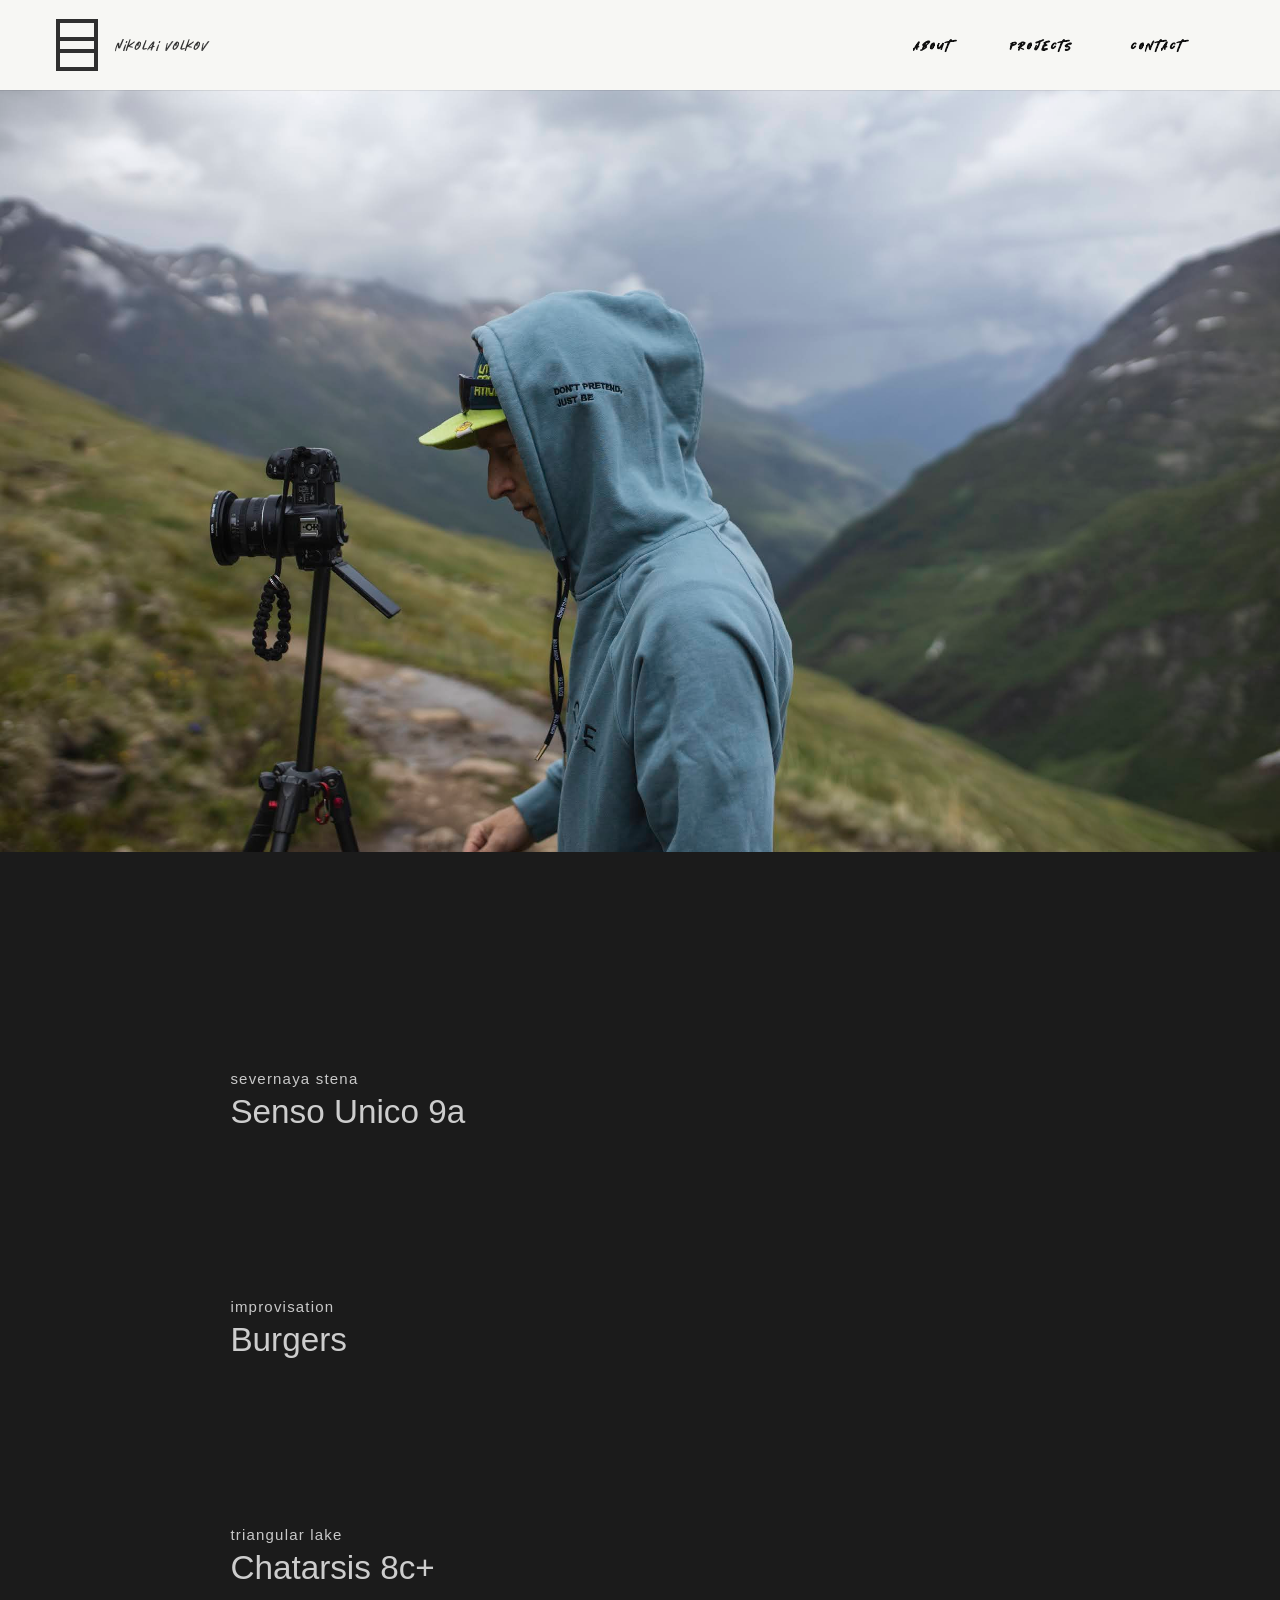
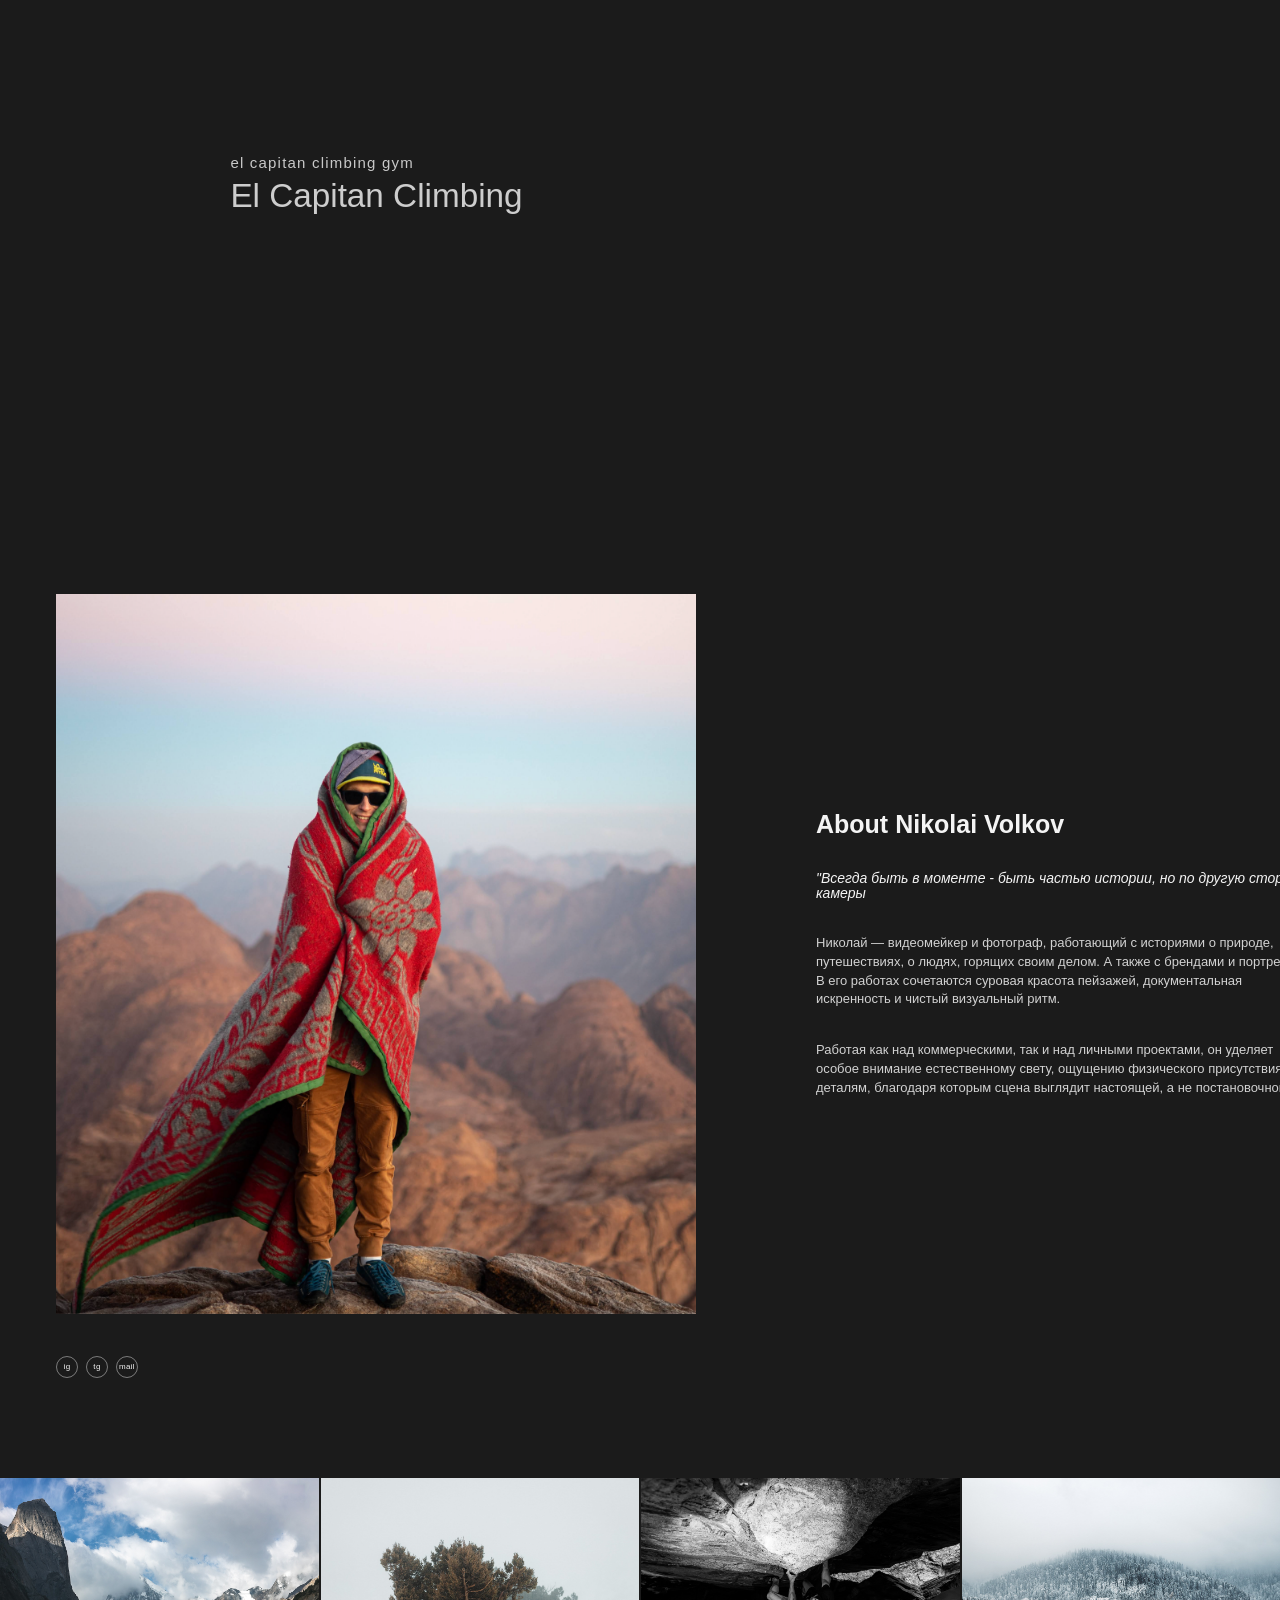
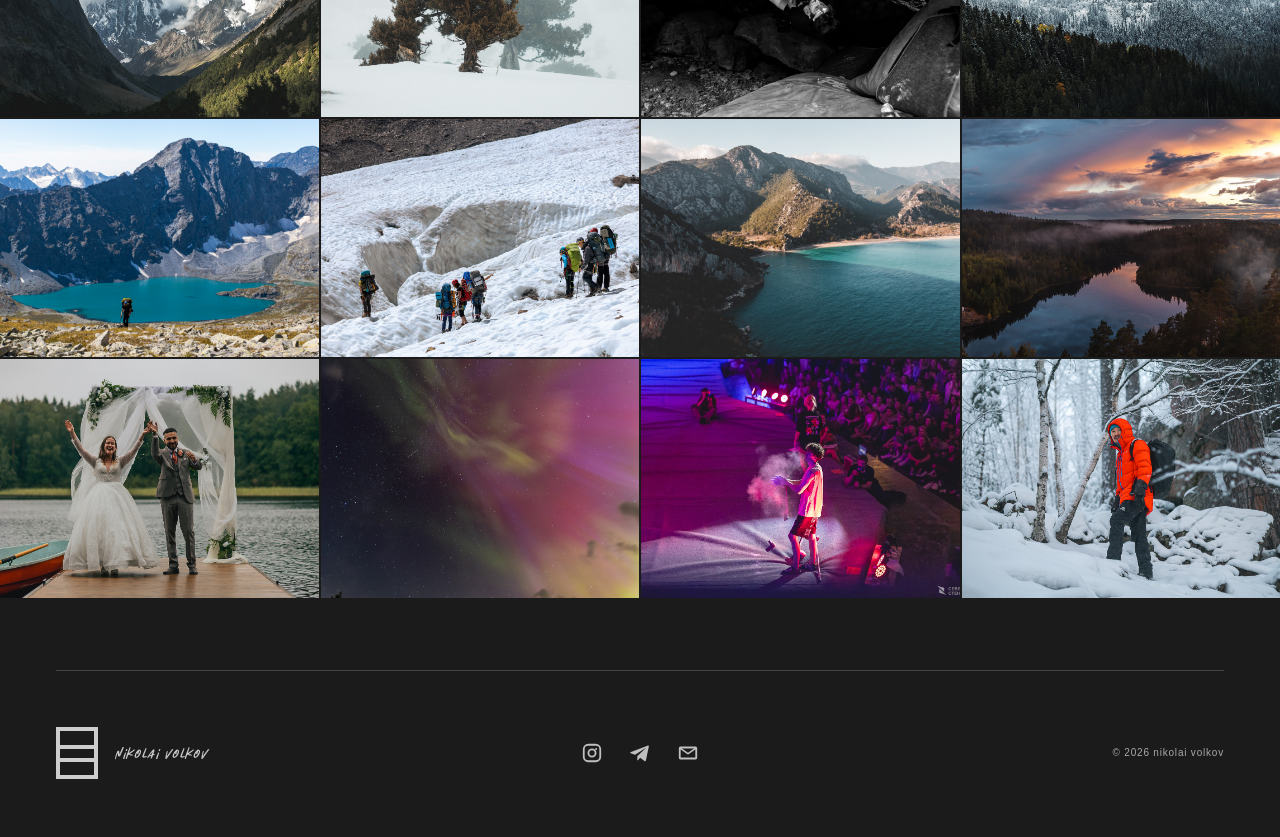
<file: index.html>
<!DOCTYPE html>
<html lang="ru">
<head>
  <meta charset="UTF-8">
  <meta name="viewport" content="width=device-width, initial-scale=1.0">
  <title>Nikolai Volkov Portfolio</title>
  <link rel="stylesheet" href="style.css">
</head>
<body class="index">
  <!--
    Шапка главной страницы.
    Здесь находится имя автора, которое работает как ссылка на текущую страницу,
    и простая навигация по основным секциям главной.
  -->
  <header class="site-header">
    <a class="brand" href="index.html">nikolai volkov</a>
    <nav class="site-nav" aria-label=" навигация">
      <a href="#about">about</a>
      <a href="#projects">projects</a>
      <a href="#contact">contact</a>
    </nav>
  </header>

  <!--
    Основной контент страницы.
    Эта страница повторяет композицию Portfolio 1 из макета Figma:
    большой вводный кадр, список проектов, блок about и нижняя сетка.
  -->
  <main class="page">
    <!--
      Верхний hero-блок.
    -->
    <section class="home-hero" aria-label="Главный кадр">
      <img src="images/hero.jpg" alt="Главный кадр портфолио">
    </section>

    <!--
      Секция с проектами.
      Каждая карточка здесь играет роль превью проекта и ведёт на общий шаблон project-page.html
      с нужным id проекта в адресе.
    -->
    <section id="projects" class="project-list" aria-label="Список проектов" data-projects-scroll>
      <div class="project-backdrops" aria-hidden="true" data-project-backdrops></div>
    </section>

    <!--
      Блок about.
    -->
    <section id="about" class="about-preview">
      <div class="about-preview__media">
        <img src="images/about.png" alt="Портрет Николая Волкова">
      </div>

      <div class="about-preview__copy">
        <p class="about-label">About Nikolai Volkov</p>
        <p class="about-quote">
          "Всегда быть в моменте - быть частью истории, но по другую сторону камеры
        </p>
        <p class="about-text">
          Николай — видеомейкер и фотограф, работающий с историями о природе,
          путешествиях, о людях, горящих своим делом. А также с брендами и портретами.
          В его работах сочетаются суровая красота пейзажей, документальная искренность
          и чистый визуальный ритм.
        </p>
        <p class="about-text">
          Работая как над коммерческими, так и над личными проектами, он уделяет
          особое внимание естественному свету, ощущению физического присутствия
          и деталям, благодаря которым сцена выглядит настоящей, а не постановочной.
        </p>
      </div>

        <div class="social-links" aria-label="Социальные ссылки">
          <a href="https://www.instagram.com/n.i.k.volkov?stkn=MWkydDV0azQ2YnQwbg%3D%3D&utm_source=qr" aria-label="Instagram">ig</a>
          <a href="https://t.me/nk_volkov" aria-label="Telegram">tg</a>
          <a href="mailto:electiomagna@gmail.com" aria-label="Email">mail</a>
        </div>
      </div>
    </section>

    <!--
      Нижняя серая сетка-плейсхолдер.
      Она повторяет декоративный блок из макета Portfolio 1.
      Сейчас внутри пустые ячейки, но позже сюда можно поставить реальные работы,
      превью кейсов или любую дополнительную галерею.
    -->
    <section class="placeholder-grid placeholder-grid--home" aria-label="Галерея-заглушка">
      <!-- Внутрь девяти ячеек подставлены случайно выбранные фото из папки photo. -->
      <div class="placeholder-card"><img src="photo/1.jpg" alt="Работа 1"></div>
      <div class="placeholder-card"><img src="photo/2.jpg" alt="Работа 2"></div>
      <div class="placeholder-card"><img src="photo/3.jpg" alt="Работа 3"></div>
      <div class="placeholder-card"><img src="photo/4.jpg" alt="Работа 4"></div>
      <div class="placeholder-card"><img src="photo/5.jpg" alt="Работа 5"></div>
      <div class="placeholder-card"><img src="photo/6.jpg" alt="Работа 6"></div>
      <div class="placeholder-card"><img src="photo/7.jpg" alt="Работа 7"></div>
      <div class="placeholder-card"><img src="photo/8.jpg" alt="Работа 8"></div>
      <div class="placeholder-card"><img src="photo/9.jpg" alt="Работа 9"></div>
      <div class="placeholder-card"><img src="photo/10.jpg" alt="Работа 10"></div>
      <div class="placeholder-card"><img src="photo/11.jpg" alt="Работа 11"></div>
      <div class="placeholder-card"><img src="photo/12.jpg" alt="Работа 12"></div>
    </section>
  </main>

  <!--
    Футер страницы.
    Внизу дублируются контакты, чтобы до них было легко добраться в конце страницы.
  -->
  <footer id="contact" class="site-footer">
    <a class="footer-brand" href="index.html">nikolai volkov</a>
    <nav class="footer-links" aria-label="Контакты">
      <a href="https://www.instagram.com/n.i.k.volkov?stkn=MWkydDV0azQ2YnQwbg%3D%3D&utm_source=qr" aria-label="Instagram">
        <svg viewBox="0 0 24 24" aria-hidden="true">
          <path d="M7.8 2h8.4A5.8 5.8 0 0 1 22 7.8v8.4a5.8 5.8 0 0 1-5.8 5.8H7.8A5.8 5.8 0 0 1 2 16.2V7.8A5.8 5.8 0 0 1 7.8 2Zm0 2A3.8 3.8 0 0 0 4 7.8v8.4A3.8 3.8 0 0 0 7.8 20h8.4a3.8 3.8 0 0 0 3.8-3.8V7.8A3.8 3.8 0 0 0 16.2 4H7.8Zm8.7 2.5a1.1 1.1 0 1 1 0 2.2 1.1 1.1 0 0 1 0-2.2ZM12 7.1a4.9 4.9 0 1 1 0 9.8 4.9 4.9 0 0 1 0-9.8Zm0 2a2.9 2.9 0 1 0 0 5.8 2.9 2.9 0 0 0 0-5.8Z"/>
        </svg>
      </a>
      <a href="https://t.me/nk_volkov" aria-label="Telegram">
        <svg viewBox="0 0 24 24" aria-hidden="true">
          <path d="M21.8 4.2 18.5 20c-.2 1-.8 1.2-1.6.8l-4.7-3.5-2.3 2.2c-.3.3-.5.5-1 .5l.3-4.8 8.8-8c.4-.3-.1-.5-.6-.2L6.6 13.8 2 12.4c-1-.3-1-1 .2-1.5L20.1 4c.8-.3 1.6.2 1.7.2Z"/>
        </svg>
      </a>
      <a href="mailto:electiomagna@gmail.com" aria-label="Email">
        <svg viewBox="0 0 24 24" aria-hidden="true">
          <path d="M3.8 5h16.4A1.8 1.8 0 0 1 22 6.8v10.4a1.8 1.8 0 0 1-1.8 1.8H3.8A1.8 1.8 0 0 1 2 17.2V6.8A1.8 1.8 0 0 1 3.8 5Zm.2 3.2v8.6c0 .1.1.2.2.2h15.6c.1 0 .2-.1.2-.2V8.2l-7.4 5.2a1 1 0 0 1-1.2 0L4 8.2Zm1.3-1.2 6.7 4.7L18.7 7H5.3Z"/>
        </svg>
      </a>
    </nav>
    <p class="footer-copy">© 2026 nikolai volkov</p>
  </footer>

 <script src="projects-data.js"></script>
<script>
  (() => {
    const projects = document.querySelector("[data-projects-scroll]");
    if (!projects) return;

    const backdropsContainer = projects.querySelector("[data-project-backdrops]");

    // Создаём карточки проектов автоматически из projects-data.js.
    projects.insertAdjacentHTML(
      "beforeend",
      portfolioProjects
        .map(
          (project) => `
            <a class="project-card" href="project-page.html?id=${project.id}">
              <img src="${project.preview}" alt="${project.title}">
              <span class="project-card__meta">${project.meta}</span>
              <span class="project-card__title">${project.title}</span>
            </a>
          `
        )
        .join("")
    );

    // Создаём фон для каждого проекта автоматически.
    backdropsContainer.innerHTML = portfolioProjects
      .map(
        (project) =>
          `<img class="project-backdrop" src="${project.preview}" alt="">`
      )
      .join("");

    const cards = [...projects.querySelectorAll(".project-card")];
    const backdrops = [...projects.querySelectorAll(".project-backdrop")];

    let activeIndex = -1;

    const setActiveProject = (index) => {
      if (index === activeIndex) return;

      activeIndex = index;

      cards.forEach((card, cardIndex) => {
        card.classList.toggle("is-active", cardIndex === index);
      });

      backdrops.forEach((backdrop, backdropIndex) => {
        backdrop.classList.toggle("is-active", backdropIndex === index);
      });
    };

    const updateActiveProject = () => {
      const sectionRect = projects.getBoundingClientRect();
      const headerHeight =
        document.querySelector(".site-header")?.offsetHeight || 0;

      const activationLine =
        headerHeight + (window.innerHeight - headerHeight) * 0.72;

      const isInView =
        sectionRect.top <= activationLine &&
        sectionRect.bottom >= headerHeight;

      projects.classList.toggle("is-in-view", isInView);

      // Если вышли из блока проектов — убираем активный проект.
      if (!isInView) {
        setActiveProject(-1);
        return;
      }

      let nearestIndex = -1;
      let nearestDistance = Infinity;

      cards.forEach((card, index) => {
        const cardRect = card.getBoundingClientRect();
        const cardCenter = cardRect.top + cardRect.height / 2;
        const distance = Math.abs(cardCenter - activationLine);

        if (distance < nearestDistance) {
          nearestDistance = distance;
          nearestIndex = index;
        }
      });

      const firstCardRect = cards[0]?.getBoundingClientRect();

      if (firstCardRect && firstCardRect.top > activationLine) {
        nearestIndex = -1;
      }

      setActiveProject(nearestIndex);
    };

    // Наведение мыши и клавиатурный фокус.
    cards.forEach((card, index) => {
      card.addEventListener("mouseenter", () => setActiveProject(index));
      card.addEventListener("focus", () => setActiveProject(index));

      card.addEventListener("mouseleave", updateActiveProject);
      card.addEventListener("blur", updateActiveProject);
    });

    updateActiveProject();

    window.addEventListener("scroll", updateActiveProject, {
      passive: true
    });

    window.addEventListener("resize", updateActiveProject);
  })();
</script>
</body>
</html>
</file>
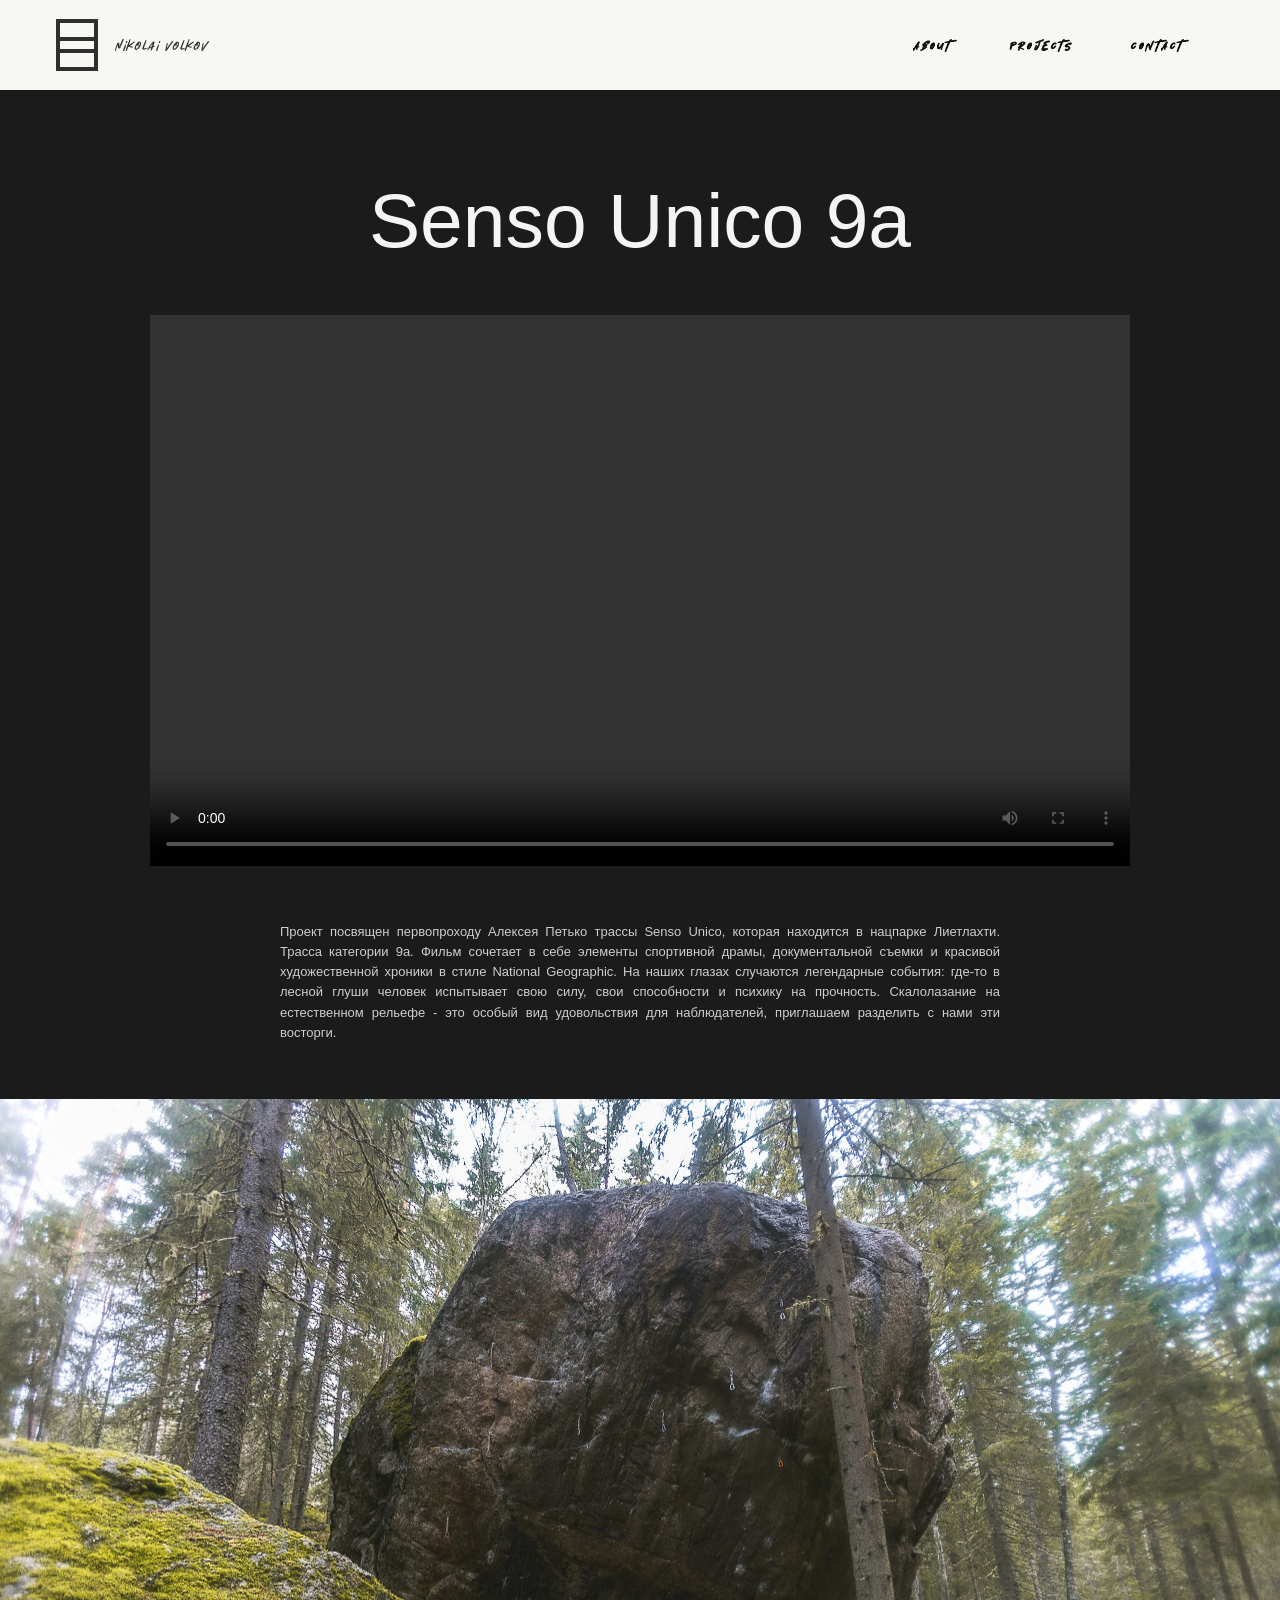
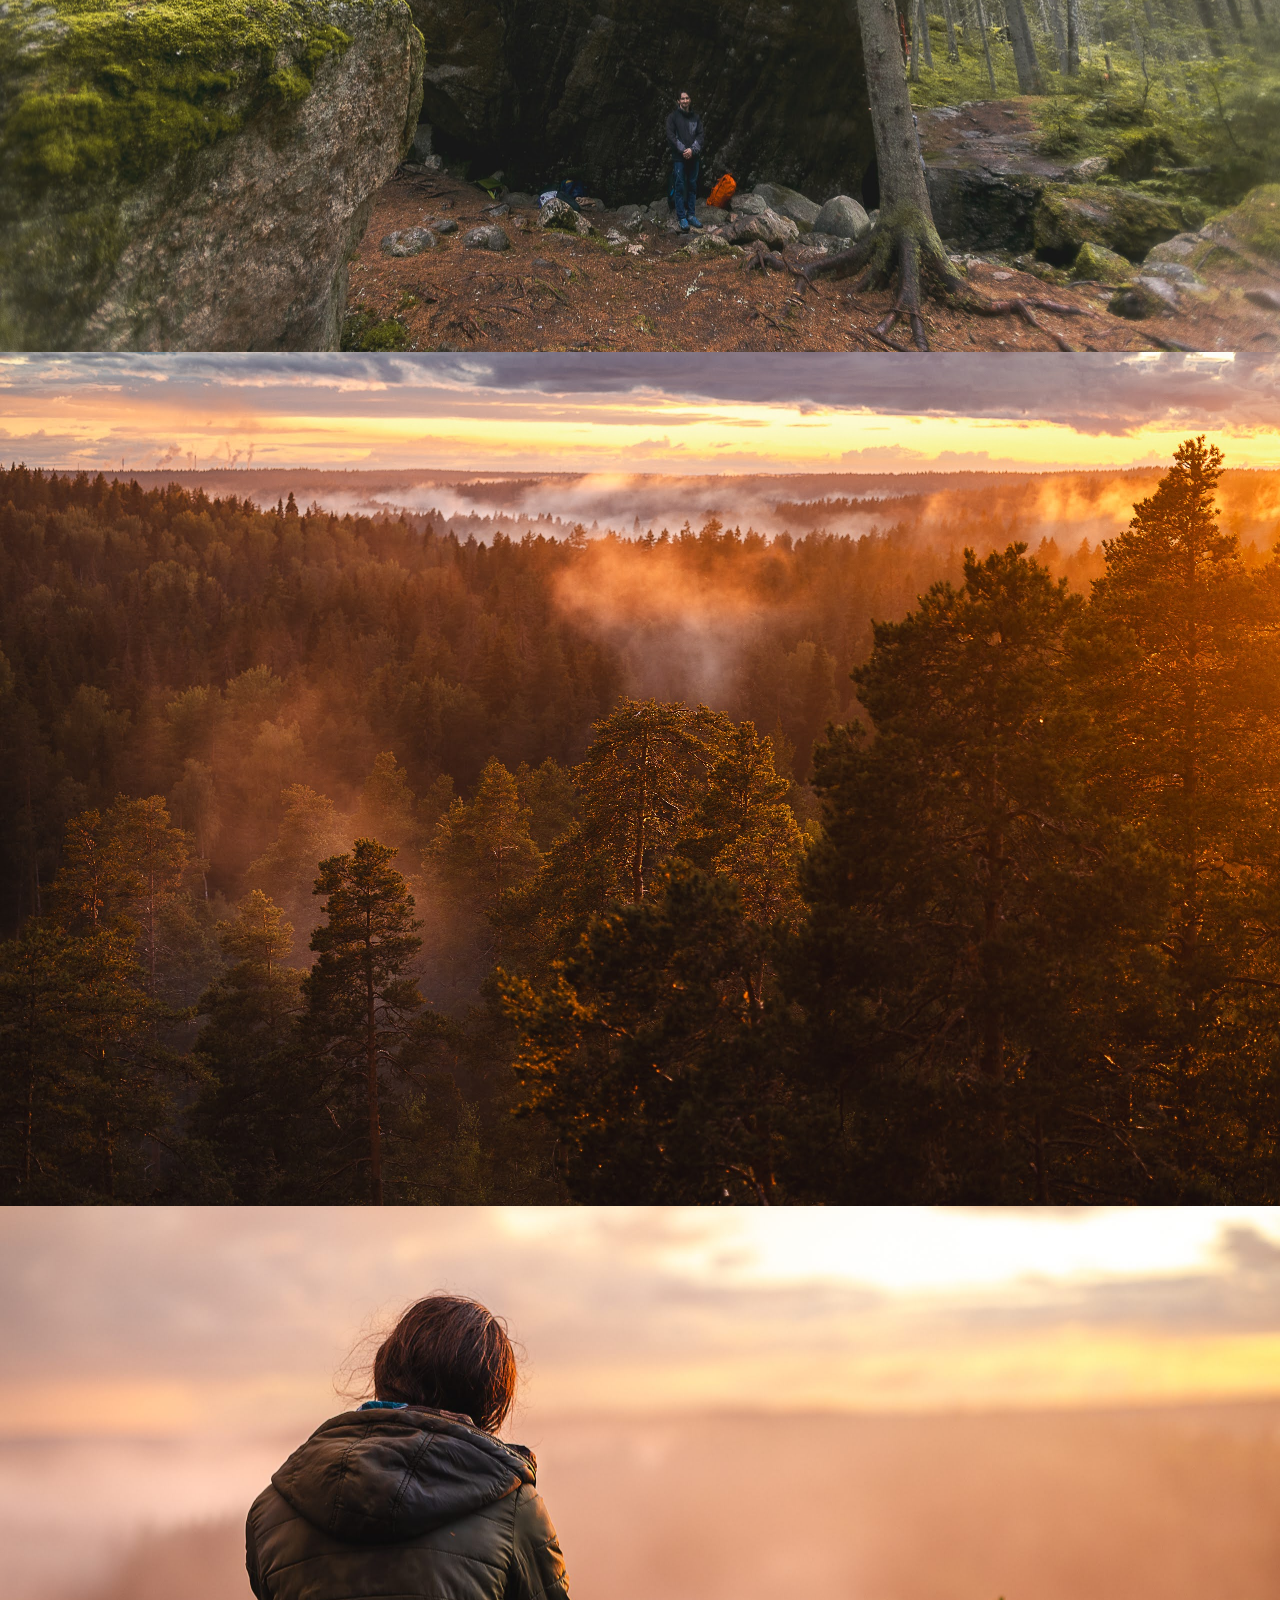
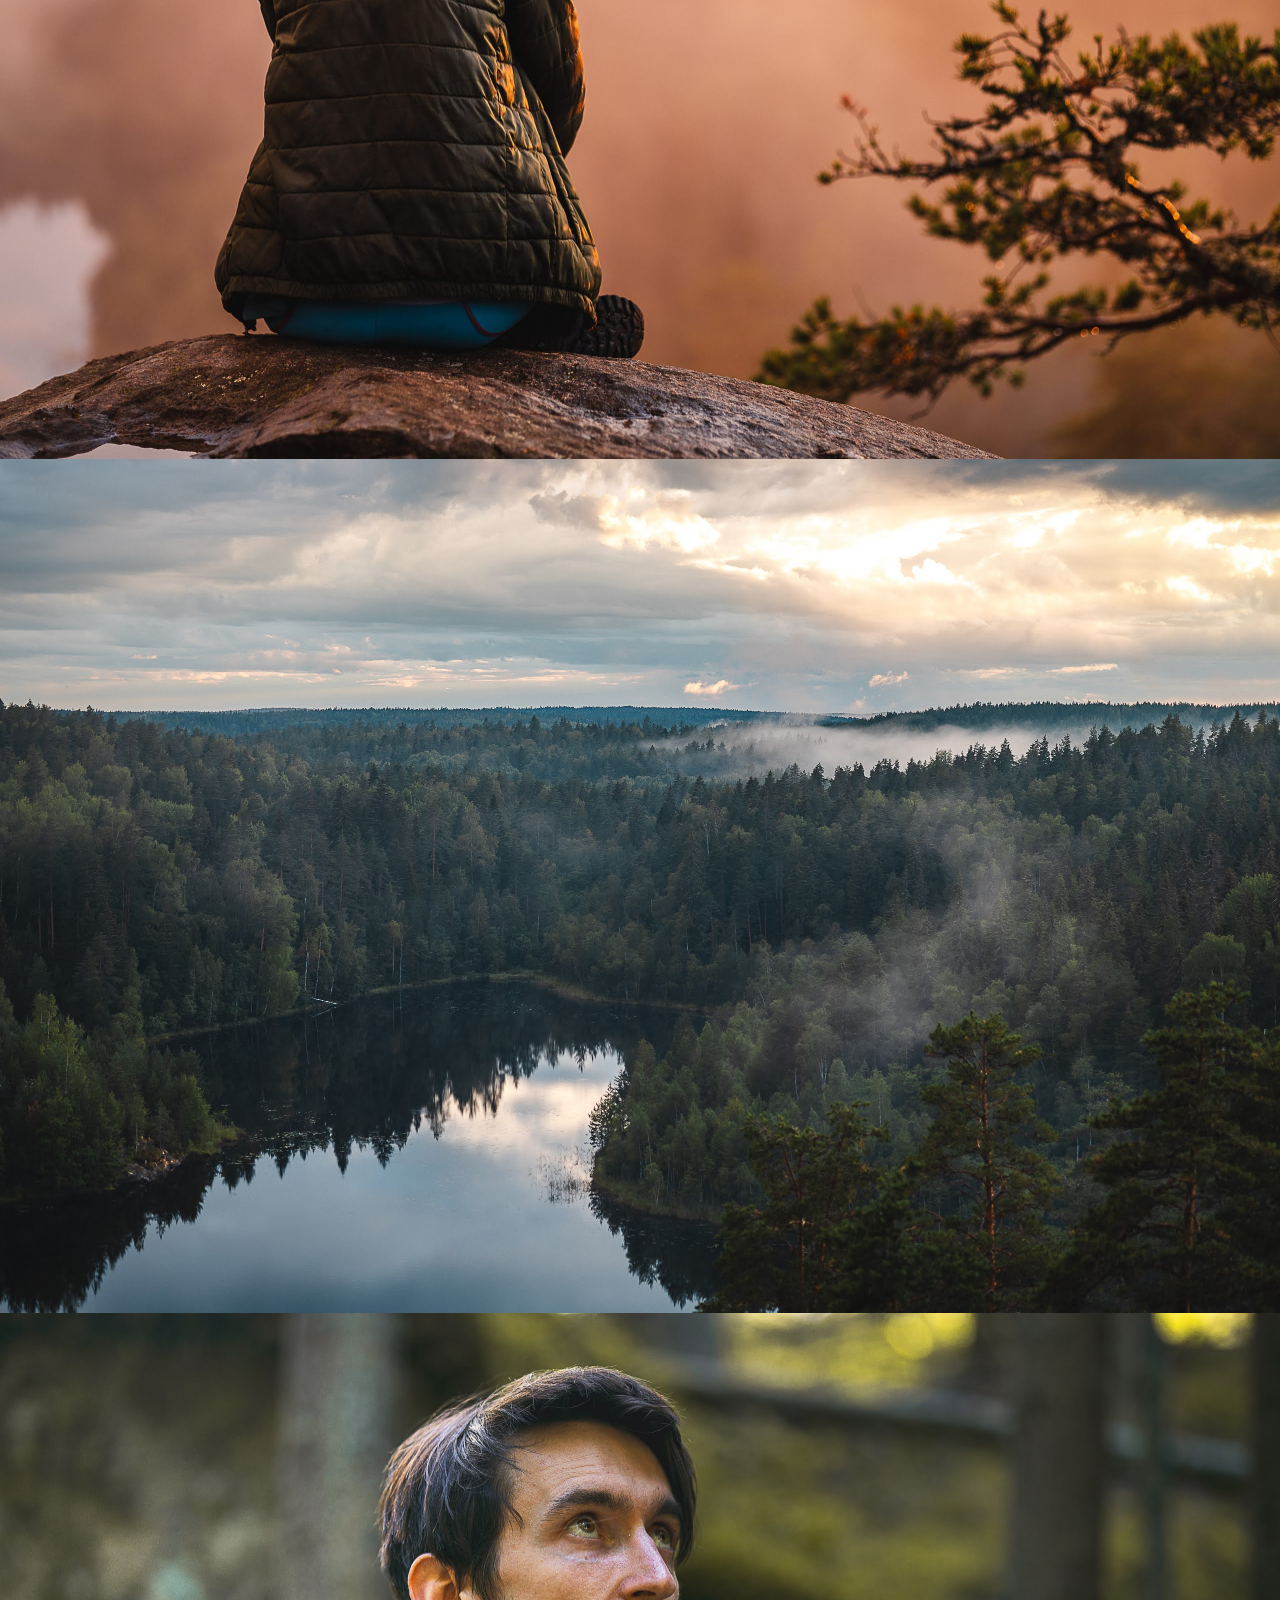
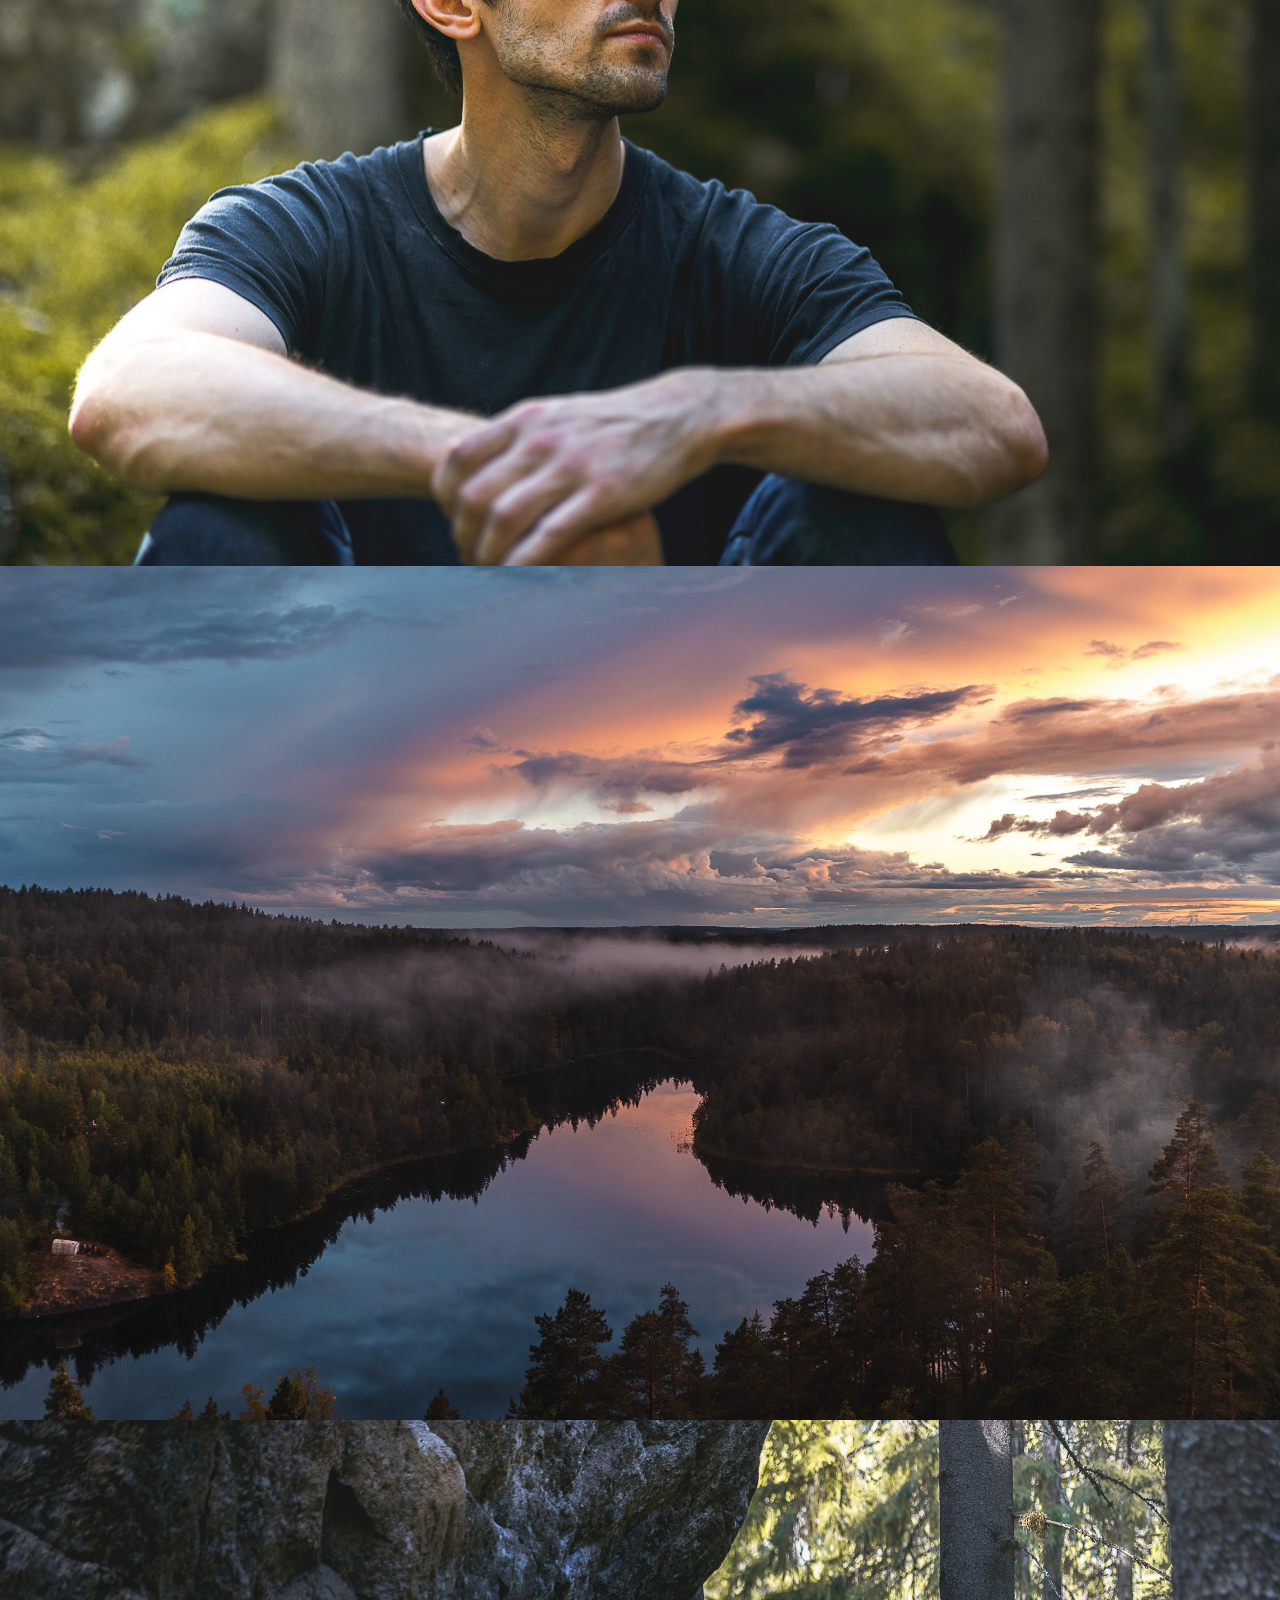
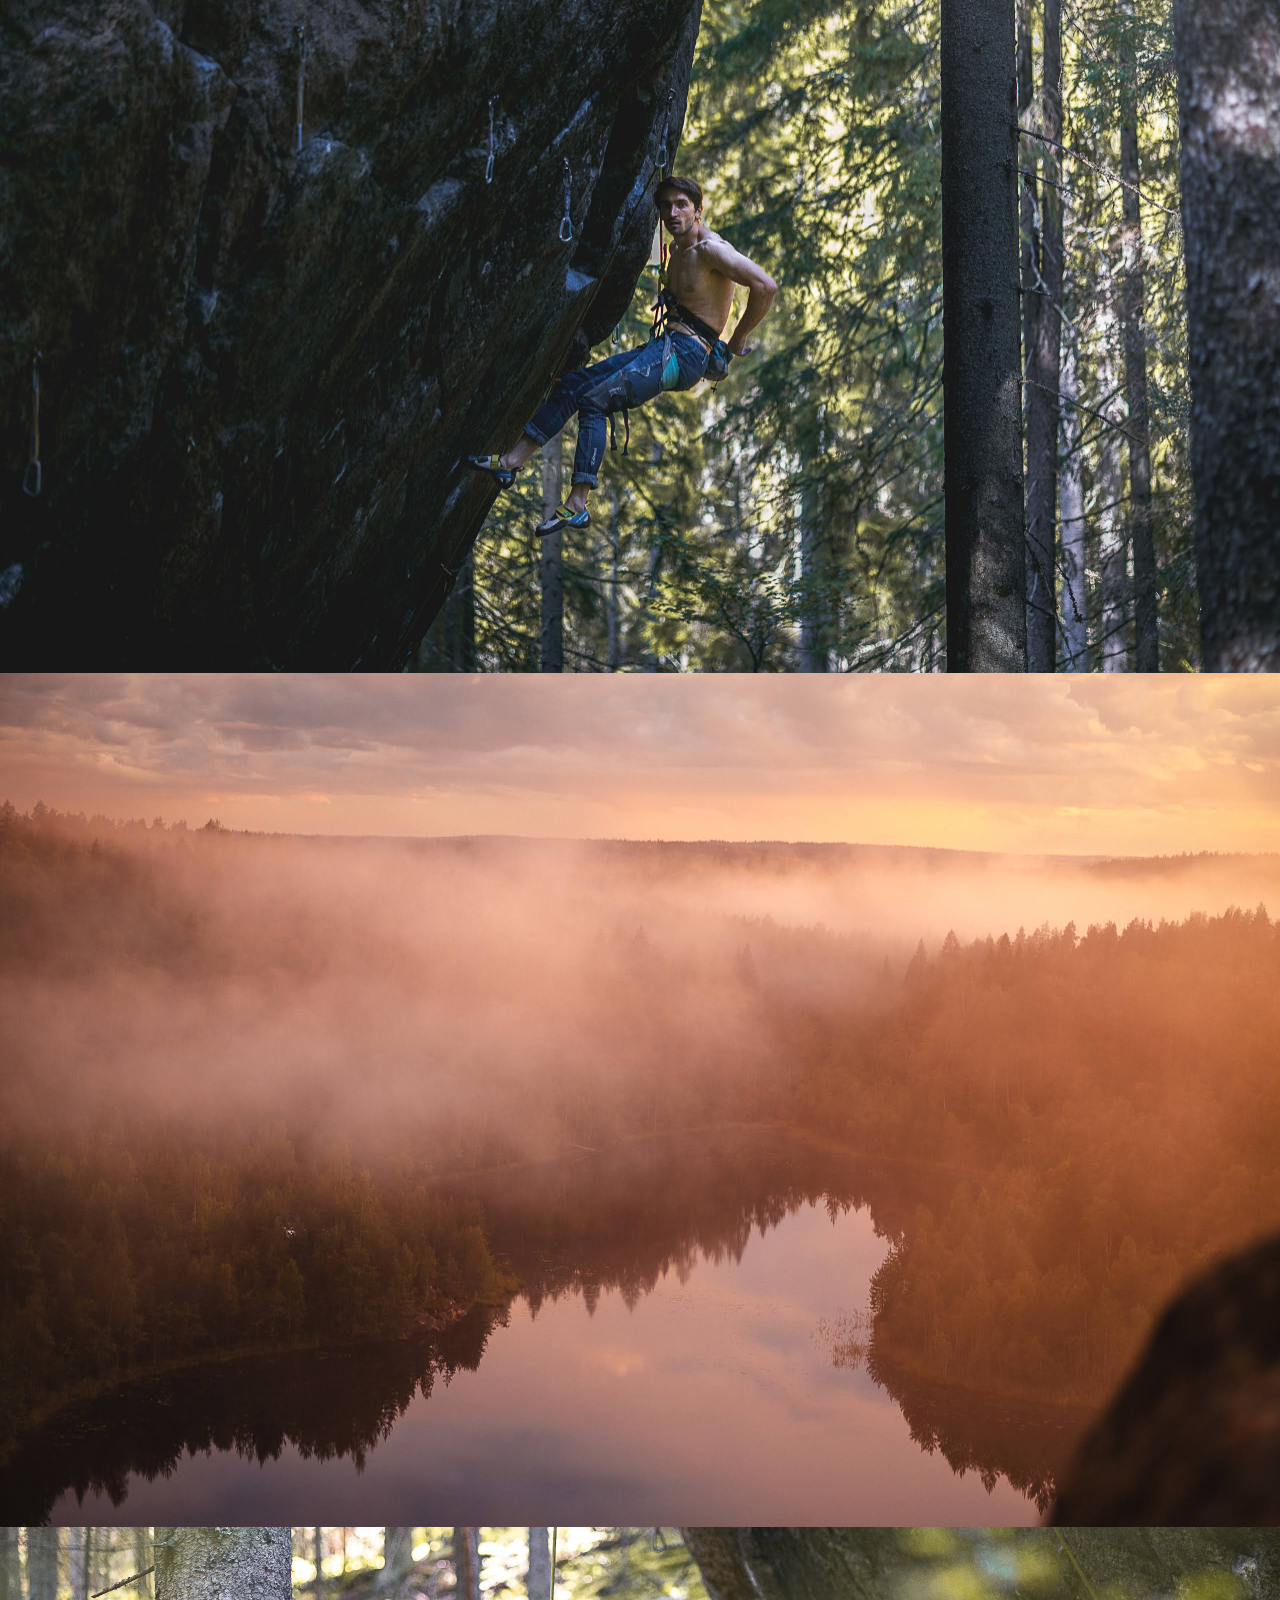
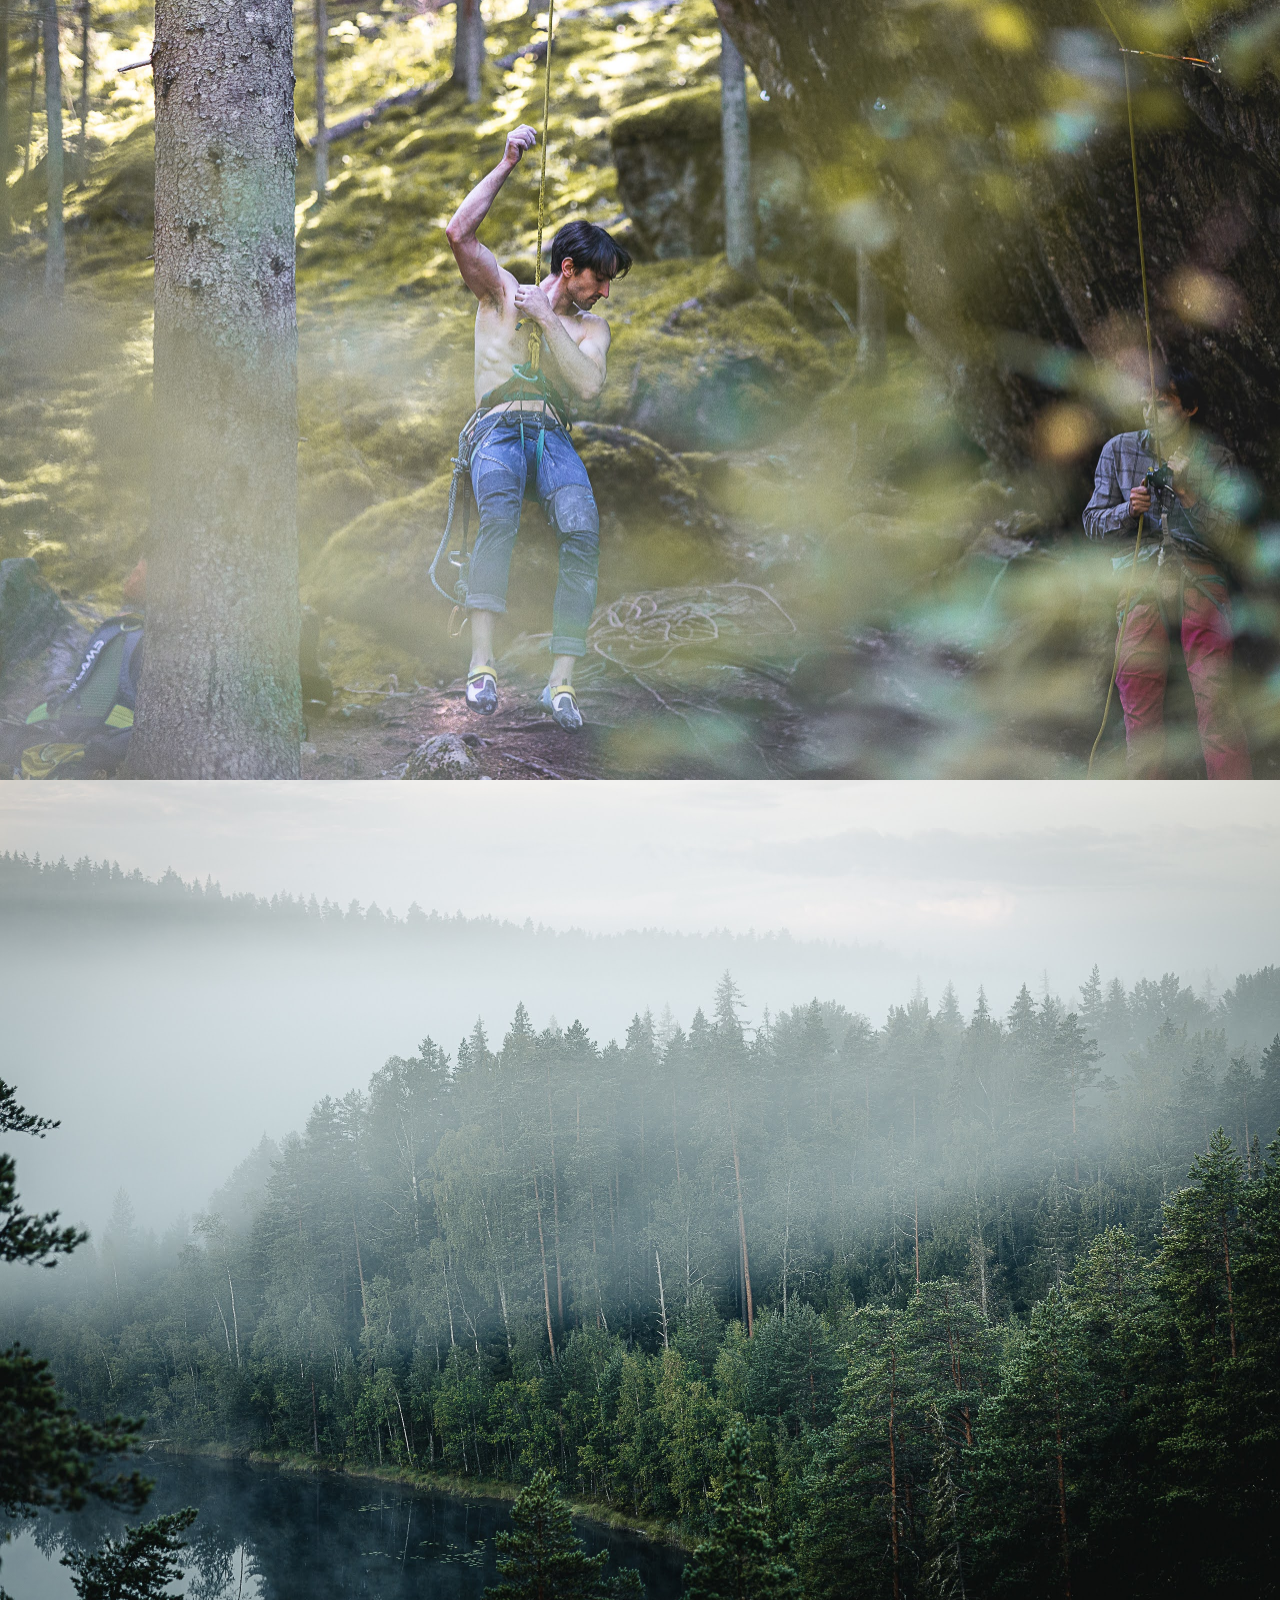
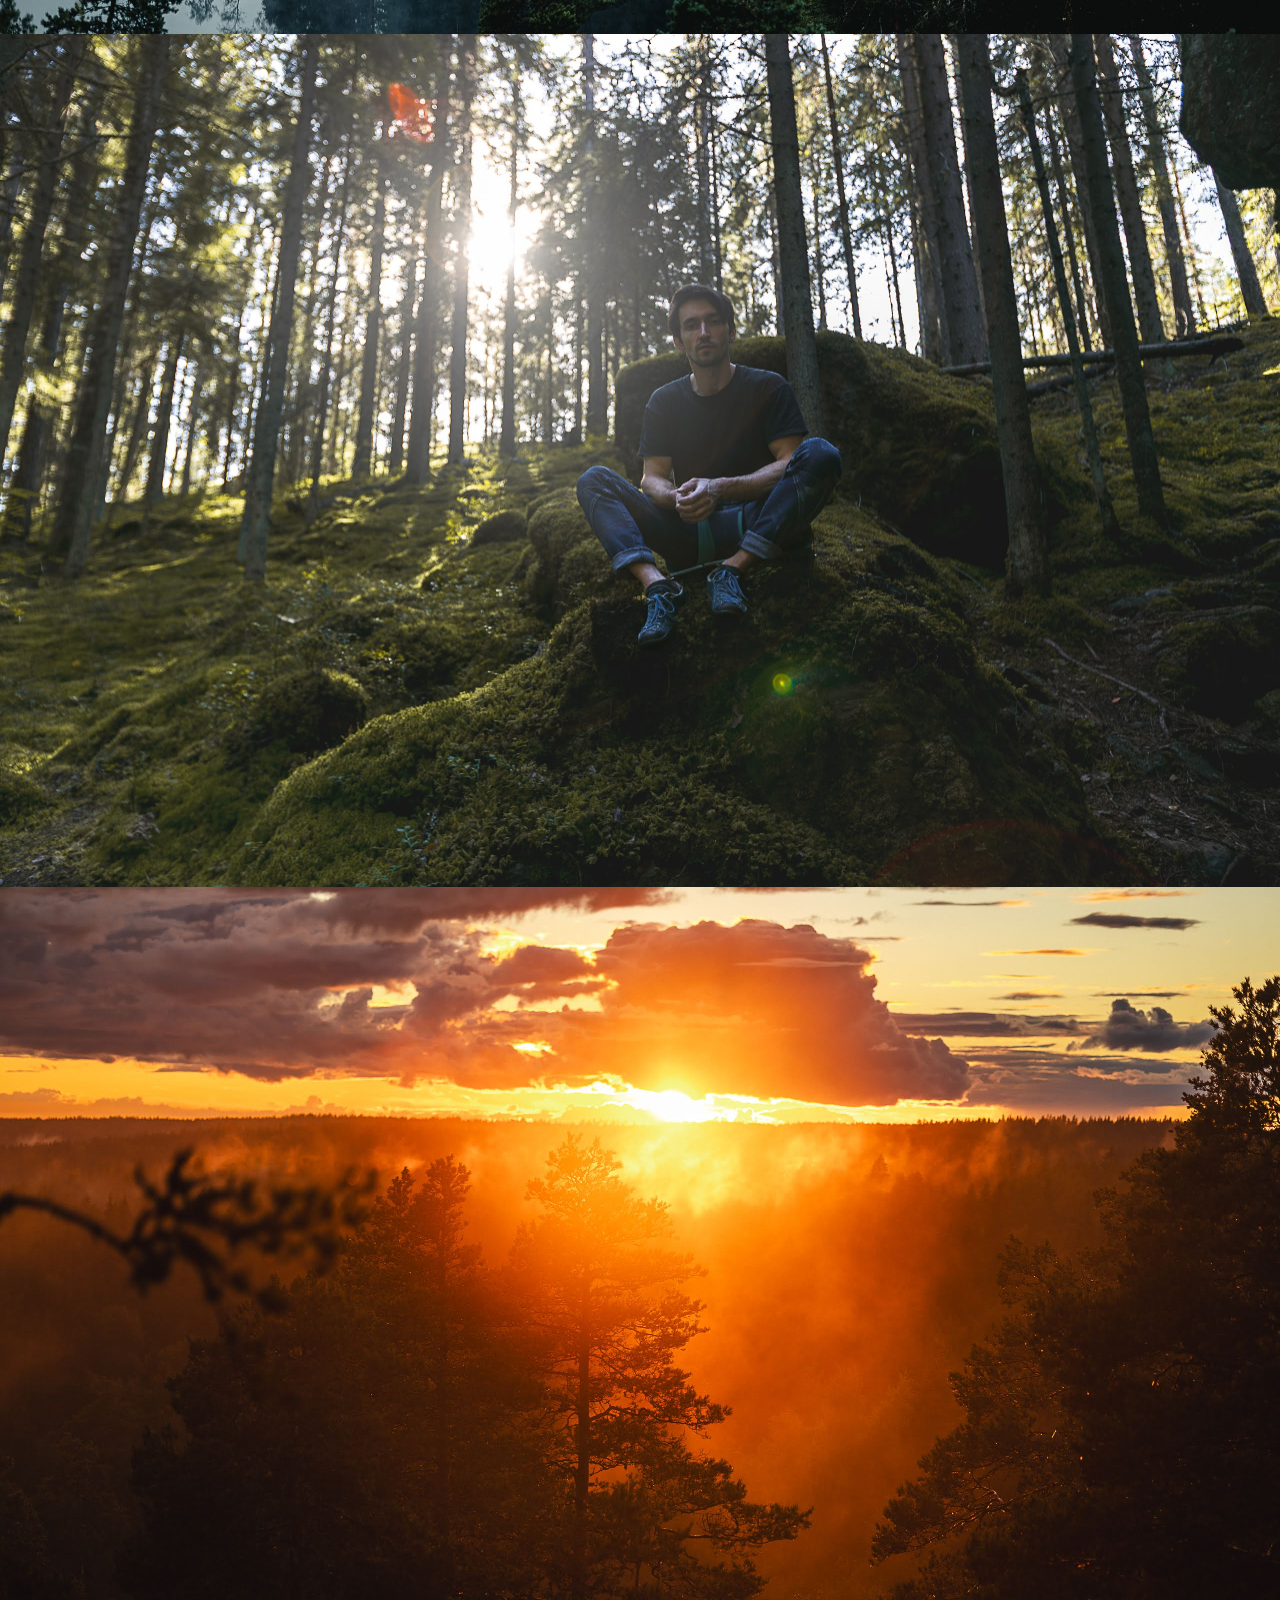
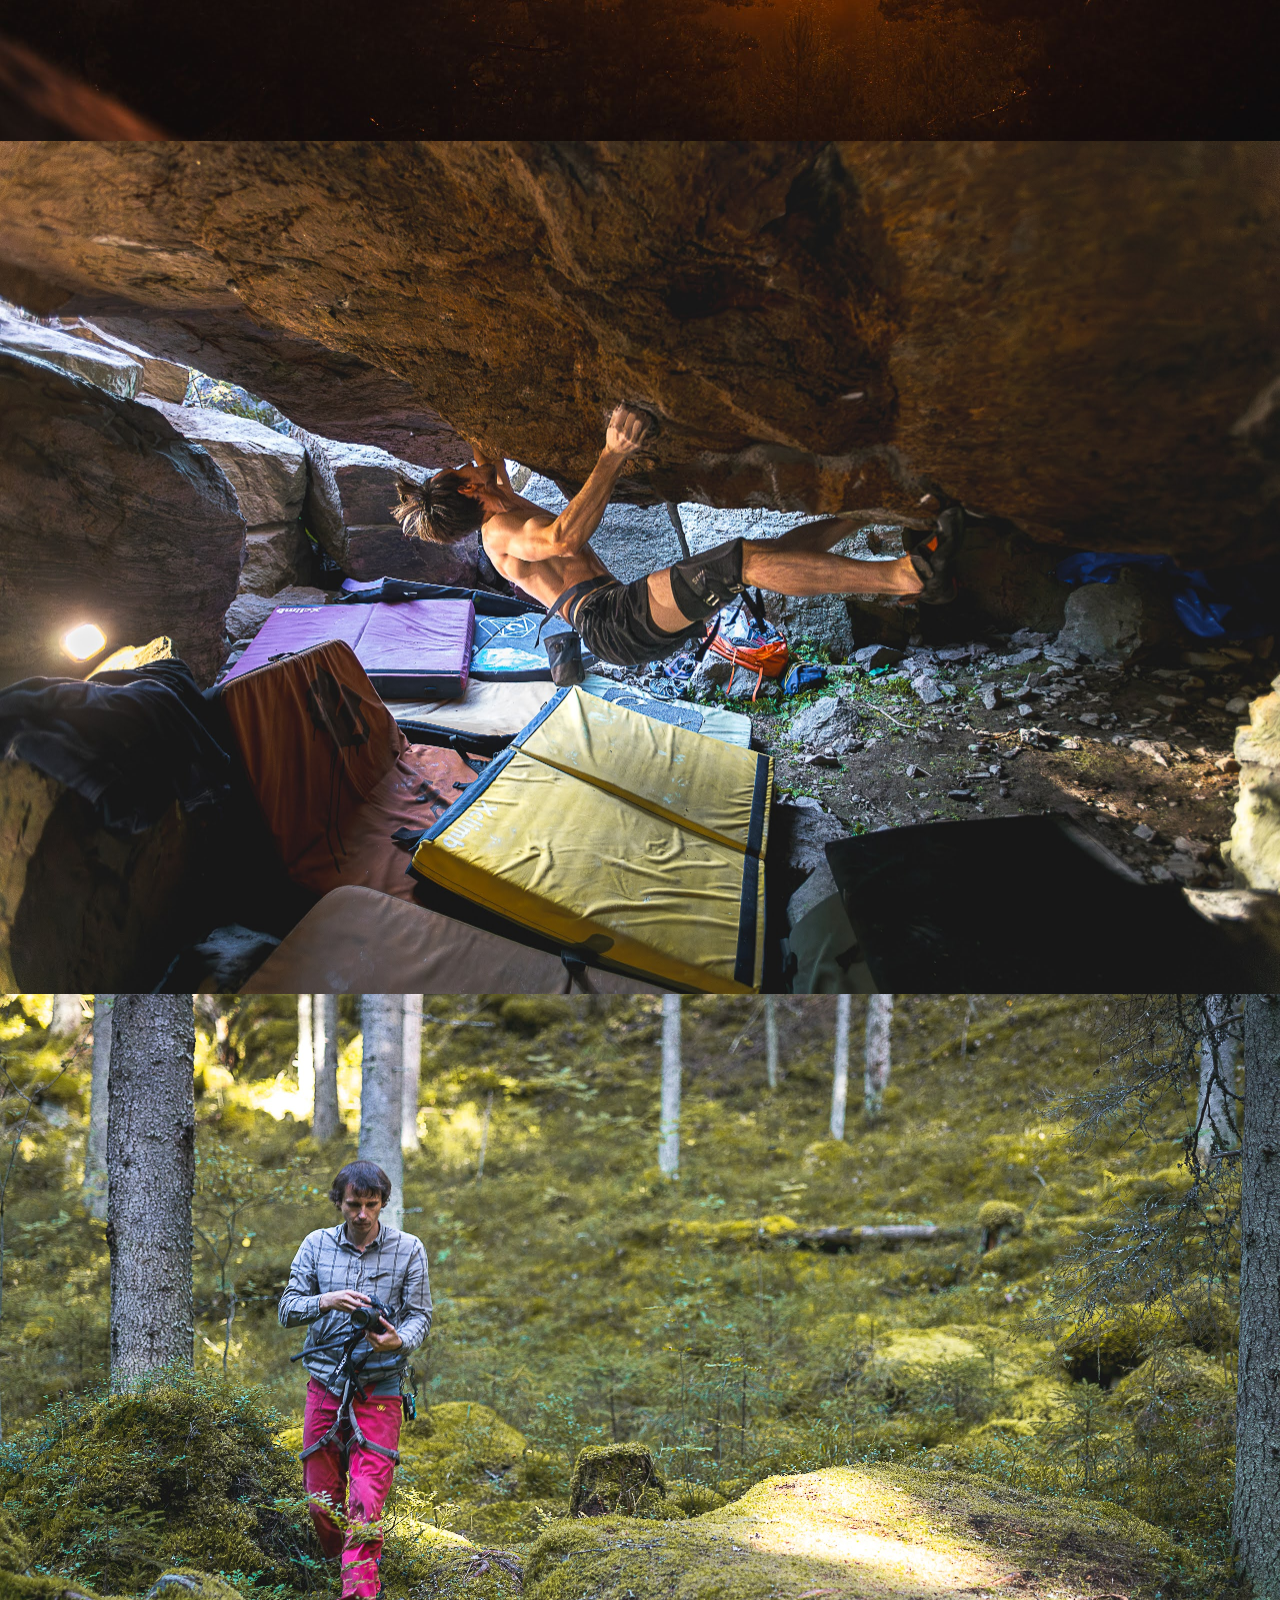
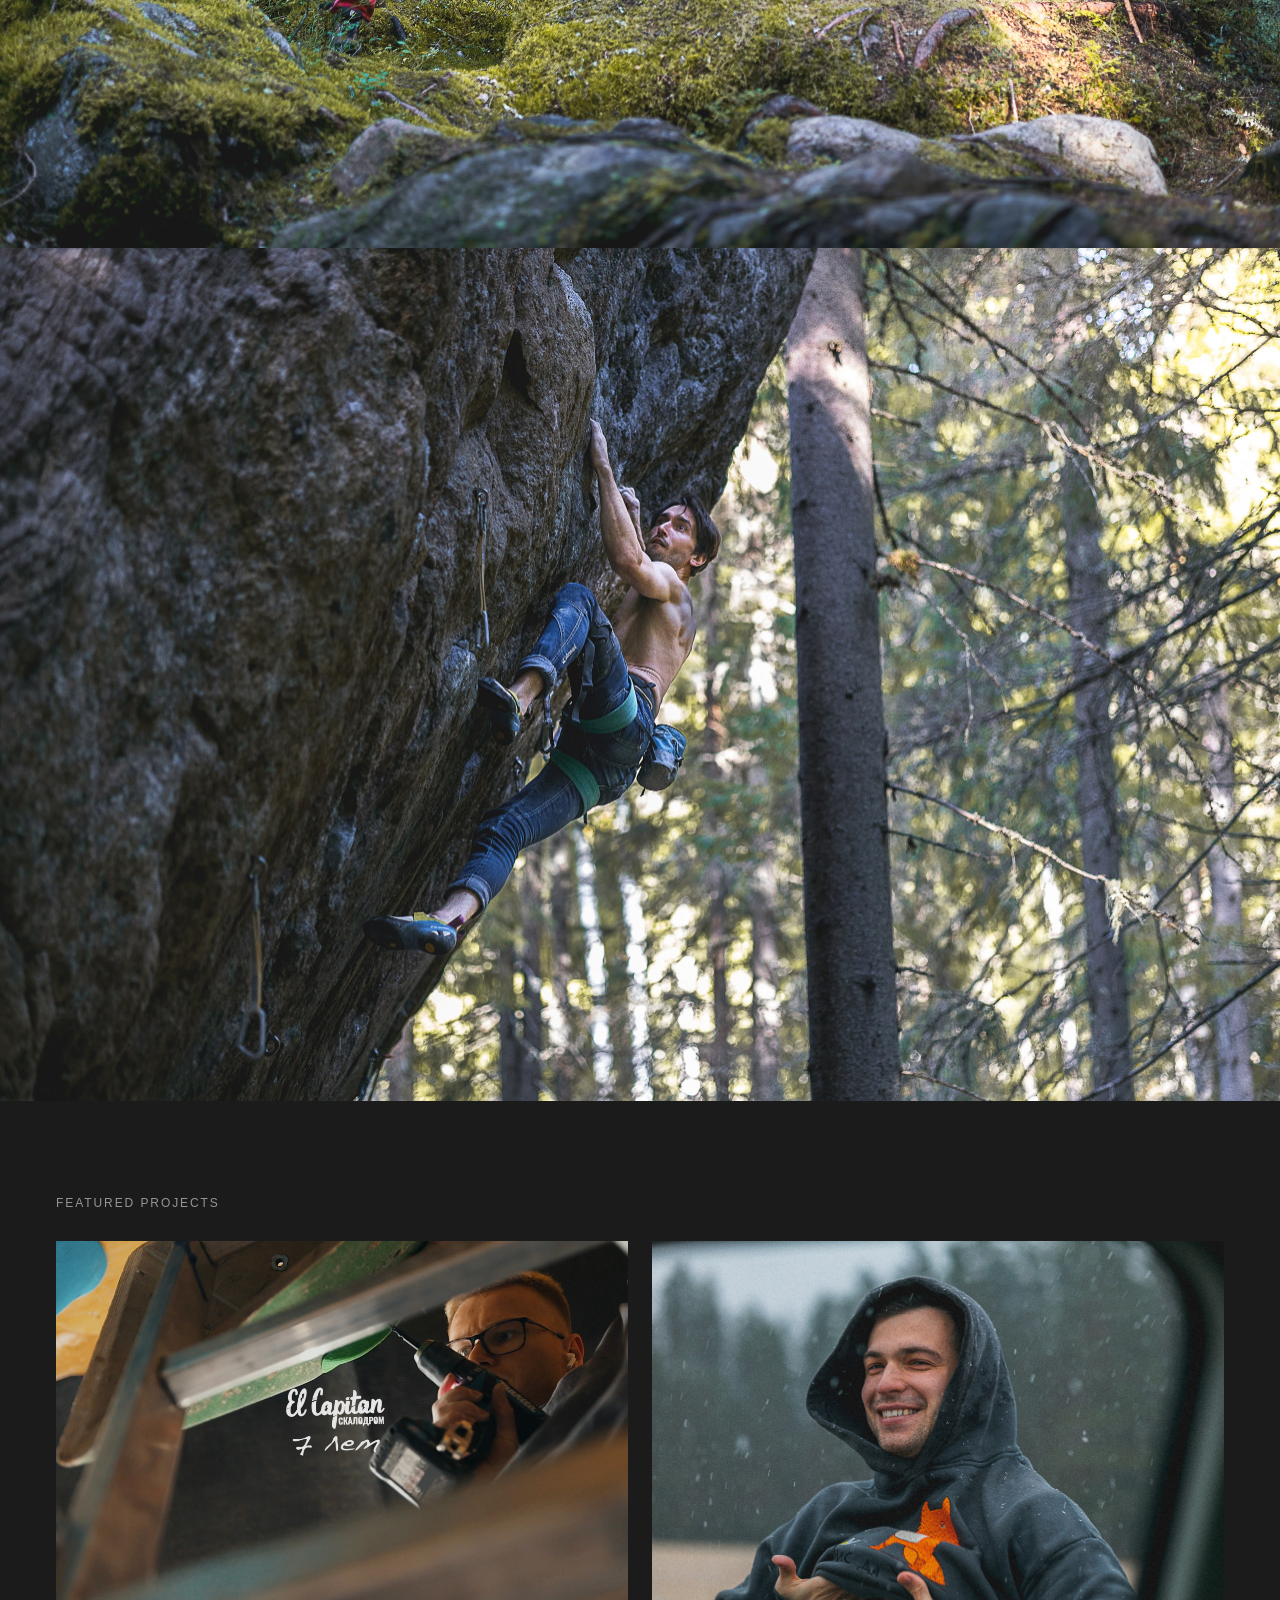
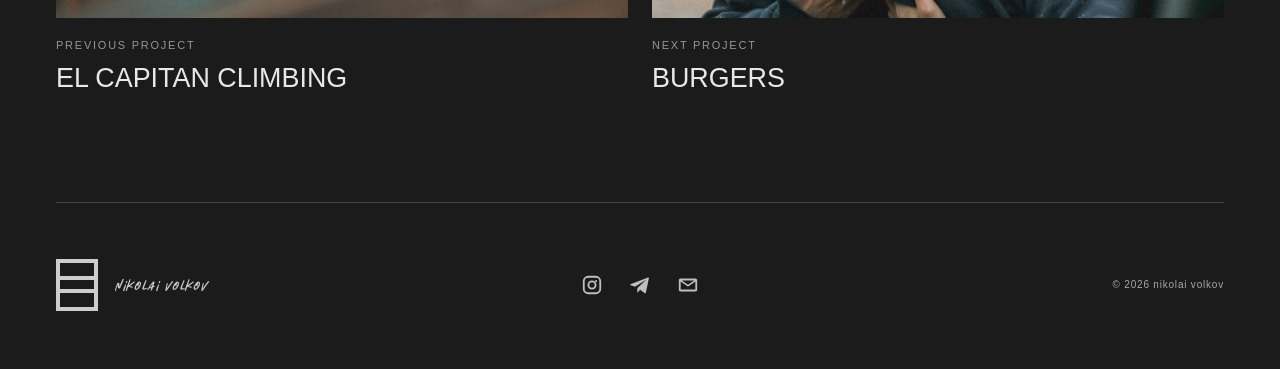
<file: project-page.html>
<!DOCTYPE html>
<html lang="ru">
<head>
  <meta charset="UTF-8">
  <meta name="viewport" content="width=device-width, initial-scale=1.0">
  <title>Project | Nikolai Volkov Portfolio</title>
  <link rel="stylesheet" href="style.css">
  <script src="projects-data.js" defer></script>
  <script defer>
    document.addEventListener("DOMContentLoaded", () => {
      const params = new URLSearchParams(window.location.search);
      const requestedId = params.get("id");
      const project = portfolioProjects.find(({ id }) => id === requestedId) || portfolioProjects[0];

      document.title = `${project.title} | Nikolai Volkov Portfolio`;

      const title = document.querySelector("[data-project-title]");
      const video = document.querySelector("[data-project-video]");
      const description = document.querySelector("[data-project-description]");
      const gallery = document.querySelector("[data-project-gallery]");
      const relatedProjects = document.querySelector("[data-related-projects]");
      const projectIndex = portfolioProjects.findIndex(({ id }) => id === project.id);
      const previousProject = portfolioProjects[(projectIndex - 1 + portfolioProjects.length) % portfolioProjects.length];
      const nextProject = portfolioProjects[(projectIndex + 1) % portfolioProjects.length];

      title.textContent = project.title;
      description.textContent = project.description;

      const videoType = project.video.endsWith(".mov") ? "video/quicktime" : "video/mp4";
      video.innerHTML = `<source src="${project.video}" type="${videoType}">`;
      video.load();
      video.setAttribute("aria-label", `Видео проекта ${project.title}`);

      gallery.innerHTML = project.gallery
        .map((src, index) => `<img class="project-gallery__image" src="${src}" alt="${project.title}, кадр ${index + 1}">`)
        .join("");

      relatedProjects.innerHTML = [previousProject, nextProject]
        .map((relatedProject, index) => `
          <a class="related-project-card" href="project-page.html?id=${relatedProject.id}">
            <img src="${relatedProject.preview}" alt="${relatedProject.title}">
            <span class="related-project-card__meta">${index === 0 ? "previous project" : "next project"}</span>
            <span class="related-project-card__title">${relatedProject.title}</span>
          </a>
        `)
        .join("");
    });
  </script>
</head>
<body class="project-page">
  <!-- Шапка страницы проекта: возврат к главной и навигация по проекту. -->
  <header class="site-header">
    <a class="brand" href="index.html">nikolai volkov</a>
    <nav class="site-nav" aria-label="Навигация страницы проекта">
      <a href="index.html#about">about</a>
      <a href="index.html#projects">projects</a>
      <a href="index.html#contact">contact</a>
    </nav>
  </header>

  <!-- Страница проекта: заголовок, видео, описание и полноширинная галерея. -->
  <main class="page">
    <section id="motion" class="project-detail">
      <h1 class="project-detail__title" data-project-title></h1>

      <video class="project-detail__video project-detail__video--wide" data-project-video controls preload="metadata" playsinline></video>

      <div id="about-project" class="project-detail__text">
        <p data-project-description></p>
      </div>
    </section>

    <section id="gallery" class="project-gallery" aria-label="Галерея проекта" data-project-gallery></section>

    <section class="related-projects" aria-label="Предыдущий и следующий проект">
      <p class="related-projects__label">featured projects</p>
      <div class="related-projects__grid" data-related-projects></div>
    </section>
  </main>

  <!-- Футер с контактной информацией. -->
  <footer id="contact" class="site-footer">
    <a class="footer-brand" href="index.html">nikolai volkov</a>
    <nav class="footer-links" aria-label="Контакты">
      <a href="https://www.instagram.com/n.i.k.volkov?stkn=MWkydDV0azQ2YnQwbg%3D%3D&utm_source=qr" aria-label="Instagram">
        <svg viewBox="0 0 24 24" aria-hidden="true">
          <path d="M7.8 2h8.4A5.8 5.8 0 0 1 22 7.8v8.4a5.8 5.8 0 0 1-5.8 5.8H7.8A5.8 5.8 0 0 1 2 16.2V7.8A5.8 5.8 0 0 1 7.8 2Zm0 2A3.8 3.8 0 0 0 4 7.8v8.4A3.8 3.8 0 0 0 7.8 20h8.4a3.8 3.8 0 0 0 3.8-3.8V7.8A3.8 3.8 0 0 0 16.2 4H7.8Zm8.7 2.5a1.1 1.1 0 1 1 0 2.2 1.1 1.1 0 0 1 0-2.2ZM12 7.1a4.9 4.9 0 1 1 0 9.8 4.9 4.9 0 0 1 0-9.8Zm0 2a2.9 2.9 0 1 0 0 5.8 2.9 2.9 0 0 0 0-5.8Z"/>
        </svg>
      </a>
      <a href="https://t.me/nk_volkov" aria-label="Telegram">
        <svg viewBox="0 0 24 24" aria-hidden="true">
          <path d="M21.8 4.2 18.5 20c-.2 1-.8 1.2-1.6.8l-4.7-3.5-2.3 2.2c-.3.3-.5.5-1 .5l.3-4.8 8.8-8c.4-.3-.1-.5-.6-.2L6.6 13.8 2 12.4c-1-.3-1-1 .2-1.5L20.1 4c.8-.3 1.6.2 1.7.2Z"/>
        </svg>
      </a>
      <a href="mailto:electiomagna@gmail.com" aria-label="Email">
        <svg viewBox="0 0 24 24" aria-hidden="true">
          <path d="M3.8 5h16.4A1.8 1.8 0 0 1 22 6.8v10.4a1.8 1.8 0 0 1-1.8 1.8H3.8A1.8 1.8 0 0 1 2 17.2V6.8A1.8 1.8 0 0 1 3.8 5Zm.2 3.2v8.6c0 .1.1.2.2.2h15.6c.1 0 .2-.1.2-.2V8.2l-7.4 5.2a1 1 0 0 1-1.2 0L4 8.2Zm1.3-1.2 6.7 4.7L18.7 7H5.3Z"/>
        </svg>
      </a>
    </nav>
    <p class="footer-copy">© 2026 nikolai volkov</p>
  </footer>
</body>
</html>
</file>
<file: style.css>
/* Базовый сброс: единое поведение отступов и размеров на всей странице. */
* {
  margin: 0;
  padding: 0;
  box-sizing: border-box;
}

/* Плавный скролл для внутренних ссылок в навигации. */
html {
  scroll-behavior: smooth;
}

:root {
  --header-height: 90px;
}

/* Общий фон и базовая типографика, близкие к тёмному макету из Figma. */
body {
  min-height: 100vh;
  padding-top: var(--header-height);
  background: #1b1b1b;
  color: #f4f4f4;
  font-family: "Koulen", Arial, Helvetica, sans-serif;
}

/* Ссылки по умолчанию не меняют цвет относительно окружения. */
a {
  color: inherit;
  text-decoration: none;
}

/* Изображения и видео ведут себя как блоки и не вылезают из контейнеров. */
img,
video {
  display: block;
  width: 100%;
  max-width: 100%;
}

/* Базовые внешние контейнеры сайта. 
Эти селекторы задают ширину и позиционирование для шапки, основного контента и футера.*/
.site-header,
.page,
.site-footer {
  width: 100%;
  margin: 0;
}

/* Фиксированная светлая шапка в стиле референса. */
.site-header {
  position: fixed;
  top: 0;
  left: 0;
  z-index: 100;
  display: flex;
  align-items: center;
  justify-content: space-between;
  min-height: var(--header-height);
  padding: 0 max(56px, calc((100vw - 1280px) / 2));
  background: #f7f7f4;
  color: #111111;
  font-family: "Hey November", Arial, Helvetica, sans-serif;
  box-shadow: 0 1px 0 rgba(0, 0, 0, 0.08);
}

/* Мелкая служебная типографика, как на макете. */
.brand,
.site-nav a,
.section-label,
.site-footer a,
.footer-copy {
  font-size: 10px;
  line-height: 1; 
  letter-spacing: 0.08em;
  text-transform: lowercase;
}

/* добавляем шрифт HeyNovember */
@font-face {
  font-family: "Hey November";
  src: url("fonts/HeyNovember.ttf") format("truetype");
  font-weight: normal;
  font-style: normal;
}
/* Имя автора на главной вверху слева. */
.brand,
.footer-brand {
  display: inline-flex;
  align-items: center;
  gap: 18px;
  font-size: 14px;
  font-family: "Hey November", Arial, Helvetica, sans-serif;
  font-weight: 400;
  line-height: 1;
  letter-spacing: 0.12em;
  font-style: normal;
  text-transform: lowercase;
  margin-left: 0;
}

.brand {
  color: #2f2f2f;
}

/* Лого перед именем автора */
.brand::before,
.footer-brand::before {
  content: "";
  width: 34px;
  height: 44px;
  border: 4px solid currentColor;
  background:
    linear-gradient(currentColor, currentColor) 50% 34% / 100% 4px no-repeat,
    linear-gradient(currentColor, currentColor) 50% 66% / 100% 4px no-repeat;
}

/* About Projects Contact. */
.site-nav {
  display: flex;
  align-items: center;
  gap: 58px;
  padding: 0 40px;
}

.site-nav a {
  font-size: 13px;
  font-weight: 800;
  letter-spacing: 0.24em;
  text-transform: uppercase; /* шрифт заглавными */
  color: #0f0f0f;
}

/* Отступ снизу от блока контакты */
.page {
  padding: 0 0 72px;
}

/* Служебные подписи разделов. */
.section-label {
  margin-bottom: 10px;
  color: rgba(255, 255, 255, 0.62);
}

/* 
  Верхний hero-блок главной страницы.
  Он не задаёт абсолютную ширину сам по себе, а просто занимает всю доступную ширину
  своего родителя `.home-page .page`. Поэтому если родитель узкий, то и hero тоже узкий.
*/
.home-hero {
  position: relative;
  z-index: 2;
  aspect-ratio: 1.68 / 1;
  overflow: hidden;
  background: #1b1b1b;
}

/* 
  Медиа внутри hero.
  `height: 100%` и `object-fit: cover` заставляют изображение или видео
  заполнить весь hero-блок без искажения пропорций.
*/
.home-hero img,
.home-hero__video {
  height: 100%;
  object-fit: cover;
}

/* Секция с проектами в формате scroll-списка со sticky-кадрами. */
.project-list {
  --project-text-offset: 200px;
  --project-side-offset: clamp(110px, 18vw, 340px);
  position: relative;
  z-index: 1;
  min-height: auto;
  margin-top: 0px; /* отступ между hero и project*/
  padding: var(--project-text-offset) 0 100px var(--project-side-offset);
  overflow: visible;
  background: #1b1b1b;
  isolation: isolate;
}

.project-backdrops {
  position: fixed;
  top: var(--header-height);
  left: 0;
  width: 100vw;
  height: calc(100vh - var(--header-height));
  margin-left: 0;
  margin-top: 0;
  margin-bottom: 0;
  overflow: hidden;
  z-index: 0;
  pointer-events: none;
}

.project-backdrop {
  position: absolute;
  inset: 0;
  height: 100%;
  object-fit: cover;
  opacity: 0;
  filter: brightness(0.68);
  pointer-events: none;
  transition: opacity 650ms ease;
}

.project-backdrop.is-active {
  opacity: 1;
}



.project-list > .section-label {
  position: relative;
  margin-top: 54vh;
  z-index: 2;
}

/* 
  Проект в списке.
  Сам текст остаётся кликабельным, а изображение меняется в sticky-слое по скроллу.
*/
.project-card {
  position: relative;
  display: block;
  width: 100vw;
  margin-left: calc(-1 * var(--project-side-offset));
  padding: 18px 0 150px var(--project-side-offset);
  overflow: visible;
  background: transparent;
}

.project-card::before {
  content: "";
  position: absolute;
  inset: 0 0 -180px;
  z-index: 1;
}

/* Расстояние между строками списка повторяет спокойный ритм референса. */
.project-card + .project-card {
  margin-top: 0;
}

/* Изображения внутри ссылок остаются в разметке, но фон теперь управляется sticky-слоем. */
.project-card img {
  display: none;
}

/* Небольшая служебная подпись над названием проекта. */
.project-card__meta {
  position: relative;
  display: block;
  margin-bottom: 8px;
  font-size: 15px;
  letter-spacing: 0.08em;
  text-transform: lowercase;
  color: rgba(255, 255, 255, 0.76);
  transition: color 220ms ease, opacity 220ms ease;
  z-index: 2;
}

/* Название проекта крупнее и смещено правее, как в референсе. */
.project-card__title {
  position: relative;
  display: inline-block;
  font-size: clamp(28px, 2.6vw, 55px);
  line-height: 1.05;
  font-weight: 400;
  color: rgba(255, 255, 255, 0.78);
  transition: color 220ms ease, opacity 220ms ease, font-weight 220ms ease;
  z-index: 2;
}

.project-card__title::after {
  content: "";
  position: absolute;
  left: 0;
  right: 0;
  bottom: -8px;
  height: 2px;
  background: currentColor;
  transform: scaleX(0);
  transform-origin: left;
  transition: transform 260ms ease;
}

.project-card:hover .project-card__title,
.project-card:focus-visible .project-card__title {
  color: #ffffff;
}

.project-list:has(> .project-card.is-active) .project-card:not(.is-active) .project-card__meta,
.project-list:has(> .project-card.is-active) .project-card:not(.is-active) .project-card__title {
  opacity: 0.38;
}

.project-card.is-active .project-card__meta,
.project-card.is-active .project-card__title {
  opacity: 1;
  color: #ffffff;
}

.project-card.is-active .project-card__title {
  font-weight: 700;
}

.project-card:hover .project-card__title::after,
.project-card:focus-visible .project-card__title::after {
  transform: scaleX(1);
}

/* 
  About-блок на главной.
*/
.about-preview {
  width: 100%;
  margin: 30px auto 0;

  display: grid;
  grid-template-columns: 720px 500px;
  gap: 40px;

  align-items: center;
  padding: 100px max(56px, calc((100vw - 1280px) / 2));
  box-sizing: border-box;
}

/* Контейнер с портретом автора */
.about-preview__media {
  width: 640px;
  height: 720px;

  overflow: hidden;
  background: #4d4d4d;
}

/* Портрет автора */
.about-preview__media img {
  width: 100%;
  height: 100%;
  object-fit: cover;
}

/* Правая колонка текста */
.about-preview__copy {
  width: 500px;
  display: grid;
  gap: 20px;
}

/* About Author */
.about-label {
  /* font-family: "Hey November", Arial, sans-serif; */
  font-size: 25px;
  font-weight: 700;
  /* text-transform: uppercase; */
}

/* Цитата */
.about-quote {
  /* font-family: "Hey November", Arial, sans-serif; */
  font-size: 14px;
  font-weight: 400;
  font-style: italic;
  line-height: 1.12;
}

/* Основной текст */
.about-text {
  /* font-family: "Hey November", Arial, sans-serif; */
  font-size: 13px;
  font-weight: 400;
  font-style: normal;
  line-height: 1.45;
  color: rgba(255, 255, 255, 0.8);
}

/* Отступ между абзацами */
.about-preview__copy p + p {
  margin-top: 12px;
}
/* Круглые ссылки на соцсети в about-блоке. */
.social-links {
  display: flex;
  gap: 8px;
  margin-top: 2px;
}

/* Внешний вид маленьких соцкнопок. */
.social-links a {
  width: 22px;
  height: 22px;
  border: 1px solid rgba(255, 255, 255, 0.42);
  border-radius: 50%;
  display: grid;
  place-items: center;
  font-size: 8px;
  letter-spacing: 0.04em;
}

/* Общая сетка серых плейсхолдеров. */
.placeholder-grid {
  display: grid;
  grid-template-columns: repeat(4, minmax(0, 1fr));
  gap: 2px;
}


/* 
  Сами карточки нижней сетки.
  Теперь у всех ячеек одна и та же пропорция, чтобы вставленные фото выглядели ровно и одинаково.
*/
.placeholder-card {
  aspect-ratio: 4 / 3;
  overflow: hidden;
  background: #6a6a6a;
}

/* 
  Фото внутри нижней сетки.
  Изображение полностью заполняет ячейку и подрезается одинаково во всех карточках.
*/
.placeholder-card img {
  width: 100%;
  height: 100%;
  object-fit: cover;
}

/* Вторая страница проекта: вертикальная композиция по центру. */
.project-page .page {
  padding-bottom: 0;
}

.project-detail {
  display: grid;
  justify-items: center;
  padding: 92px 24px 0;
}

.project-detail__title {
  margin-bottom: 56px;
  font-size: clamp(42px, 6vw, 112px);
  line-height: 1;
  font-weight: 400;
  text-align: center;
}

.project-detail__video {
  width: min(100%, 980px);
  background: #4d4d4d;
}

.project-detail__video--wide {
  aspect-ratio: 16 / 9;
}

.project-detail__text {
  width: min(100%, 720px);
  margin: 56px auto;
  text-align: justify;
}

.project-detail__text p {
  font-size: 13px;
  line-height: 1.55;
  color: rgba(255, 255, 255, 0.78);
}

.project-detail__video--vertical {
  width: min(100%, 420px);
  aspect-ratio: 9 / 16;
}

.project-gallery {
  display: grid;
  gap: 0;
  width: 100vw;
}

.project-page .project-gallery {
  margin-bottom: 0;
}

.project-gallery__image {
  width: 100%;
  height: auto;
}

.project-gallery__item {
  min-height: 72vh;
  background: #5f5f5f;
}

.related-projects {
  width: auto;
  margin: 0 56px;
  padding: 96px 0 110px;
}

.related-projects__label {
  margin-bottom: 32px;
  font-size: 12px;
  line-height: 1;
  letter-spacing: 0.16em;
  text-transform: uppercase;
  color: rgba(255, 255, 255, 0.54);
}

.related-projects__grid {
  display: grid;
  grid-template-columns: repeat(2, minmax(0, 1fr));
  gap: 24px;
}

.related-project-card {
  display: grid;
  gap: 14px;
}

.related-project-card img {
  aspect-ratio: 1.52 / 1;
  object-fit: cover;
  background: #4d4d4d;
  filter: brightness(0.9);
  transition: filter 220ms ease;
}

.related-project-card:hover img,
.related-project-card:focus-visible img {
  filter: brightness(1);
}

.related-project-card__meta {
  margin-top: 8px;
  font-size: 11px;
  line-height: 1;
  letter-spacing: 0.16em;
  text-transform: uppercase;
  color: rgba(255, 255, 255, 0.54);
}

.related-project-card__title {
  font-size: clamp(24px, 2.1vw, 40px);
  line-height: 1;
  text-transform: uppercase;
  color: rgba(255, 255, 255, 0.9);
}

/* Футер с контактами. */
.site-footer {
  position: relative;
  z-index: 2;
  width: auto;
  margin: 0 56px;
  padding: 56px 0 58px;
  border-top: 1px solid rgba(255, 255, 255, 0.18);
  display: grid;
  grid-template-columns: minmax(220px, 1fr) auto minmax(220px, 1fr);
  align-items: center;
  gap: 32px;
  color: rgba(255, 255, 255, 0.72);
}

.site-footer .footer-brand {
  justify-self: start;
  font-size: 14px;
  letter-spacing: 0.12em;
  color: rgba(255, 255, 255, 0.78);
}

.footer-links {
  display: flex;
  align-items: center;
  justify-content: center;
  gap: 20px;
}

.footer-links a {
  display: grid;
  width: 28px;
  height: 28px;
  place-items: center;
  color: rgba(255, 255, 255, 0.72);
  text-decoration: none;
  transition: color 180ms ease;
}

.footer-links a:hover,
.footer-links a:focus-visible {
  color: #ffffff;
}

.footer-links svg {
  width: 22px;
  height: 22px;
  fill: currentColor;
}

.footer-copy {
  justify-self: end;
  color: rgba(255, 255, 255, 0.62);
}

/* Планшетная адаптация: делаем главную и project более вертикальными. */
@media (max-width: 900px) {
  .home-page .page,
  .project-page .page {
    max-width: none;
    margin-left: auto;
  }

  .about-preview {
    grid-template-columns: 1fr;
    width: 100%;
  }

  .project-detail {
    padding-right: 20px;
    padding-left: 20px;
  }

  .project-detail__text {
    margin: 40px auto 56px;
  }

  .related-projects {
    margin: 0 24px;
    padding: 72px 0 86px;
  }

  .related-projects__grid {
    grid-template-columns: 1fr;
  }
}

/* Мобильная адаптация: компактная шапка и более простые сетки. */
@media (max-width: 640px) {
  :root {
    --header-height: 126px;
  }

  body {
    padding-top: var(--header-height);
  }

  .site-header {
    flex-direction: row;
    align-items: center;
    justify-content: space-between;
    min-height: 126px;
    gap: 18px;
    padding: 20px 24px;
  }
  .brand {
    white-space: nowrap;
  }

  .site-nav {
    flex-wrap: nowrap;
    white-space: nowrap;
    gap: 12px 24px;
  }

  .site-nav a {
    font-size: 11px;
    letter-spacing: 0.18em;
  }

  .page {
    padding-top: 0;
  }

  .about-preview {
    width: 100%;
    max-width: none;
    margin: 0;
    display: flex;
    flex-direction: column;
    align-items: center;
    gap: 32px;
    padding: 60px 16px 80px;
    box-sizing: border-box;
  }

  .about-preview__media {
    width: 100%;
    height: auto;
    aspect-ratio: 542 / 560;
  }

  .about-preview__media img {
    width: 100%;
    height: 100%;
    object-fit: cover;
  }

  .about-preview__copy {
    width: 100%;
    max-width: none;
  }
  .project-list {
    --project-side-offset: 28px;

    padding: 88px 0 88px var(--project-side-offset);
  }

  .project-backdrops {
    margin-left: 0;
  }

  .project-card {
    width: 100vw;
  }

  .placeholder-grid {
    grid-template-columns: repeat(2, minmax(0, 1fr));
  }

  .site-footer {
    margin: 0 24px;
    grid-template-columns: 1fr auto;
    justify-items: start;
    gap: 24px;
  }

  .footer-links {
    justify-content: flex-start;
    flex-wrap: nowrap;
    gap: 14px 22px;
  }

  .footer-copy {
    justify-self: start;
  }
    .related-projects__grid {
    display: flex;
    flex-direction: column;
  }

  .related-project-card:first-child {
    order: 2;
  }

  .related-project-card:last-child {
    order: 1;
  }
}
</file>
